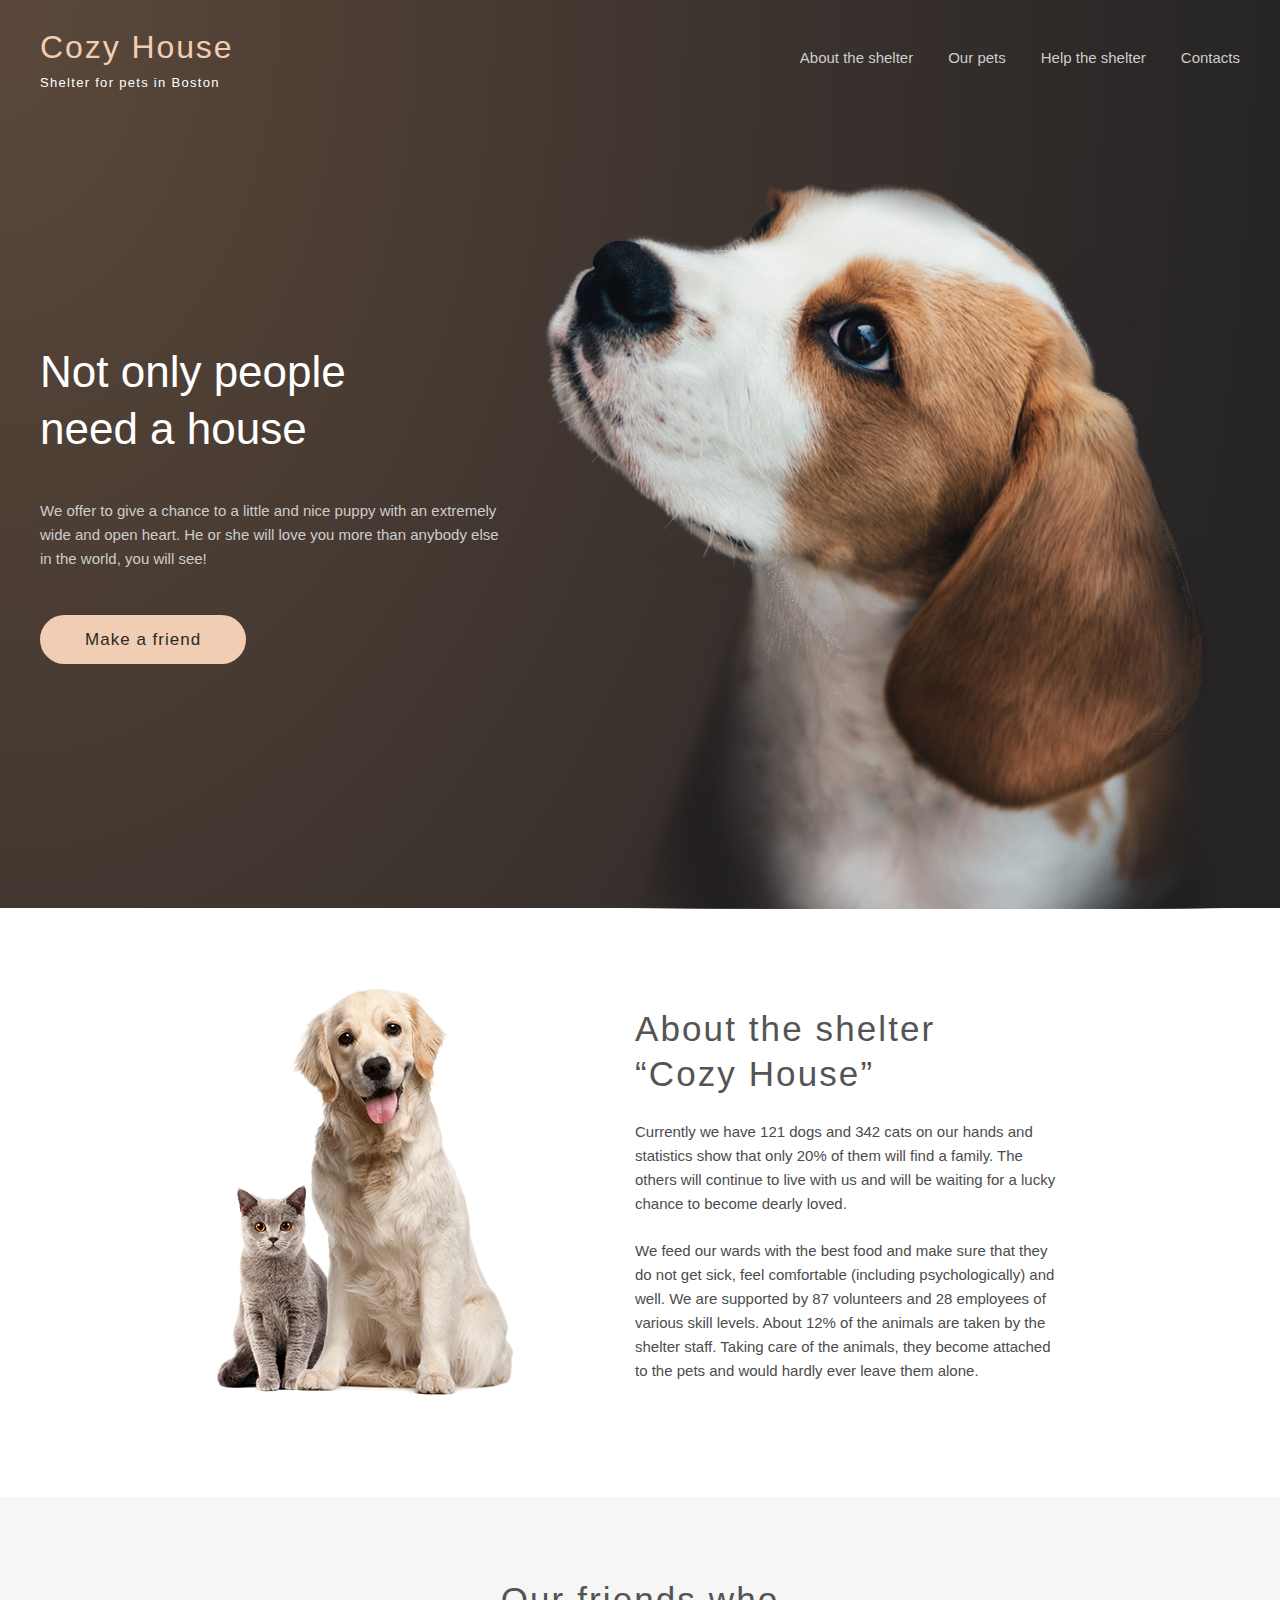
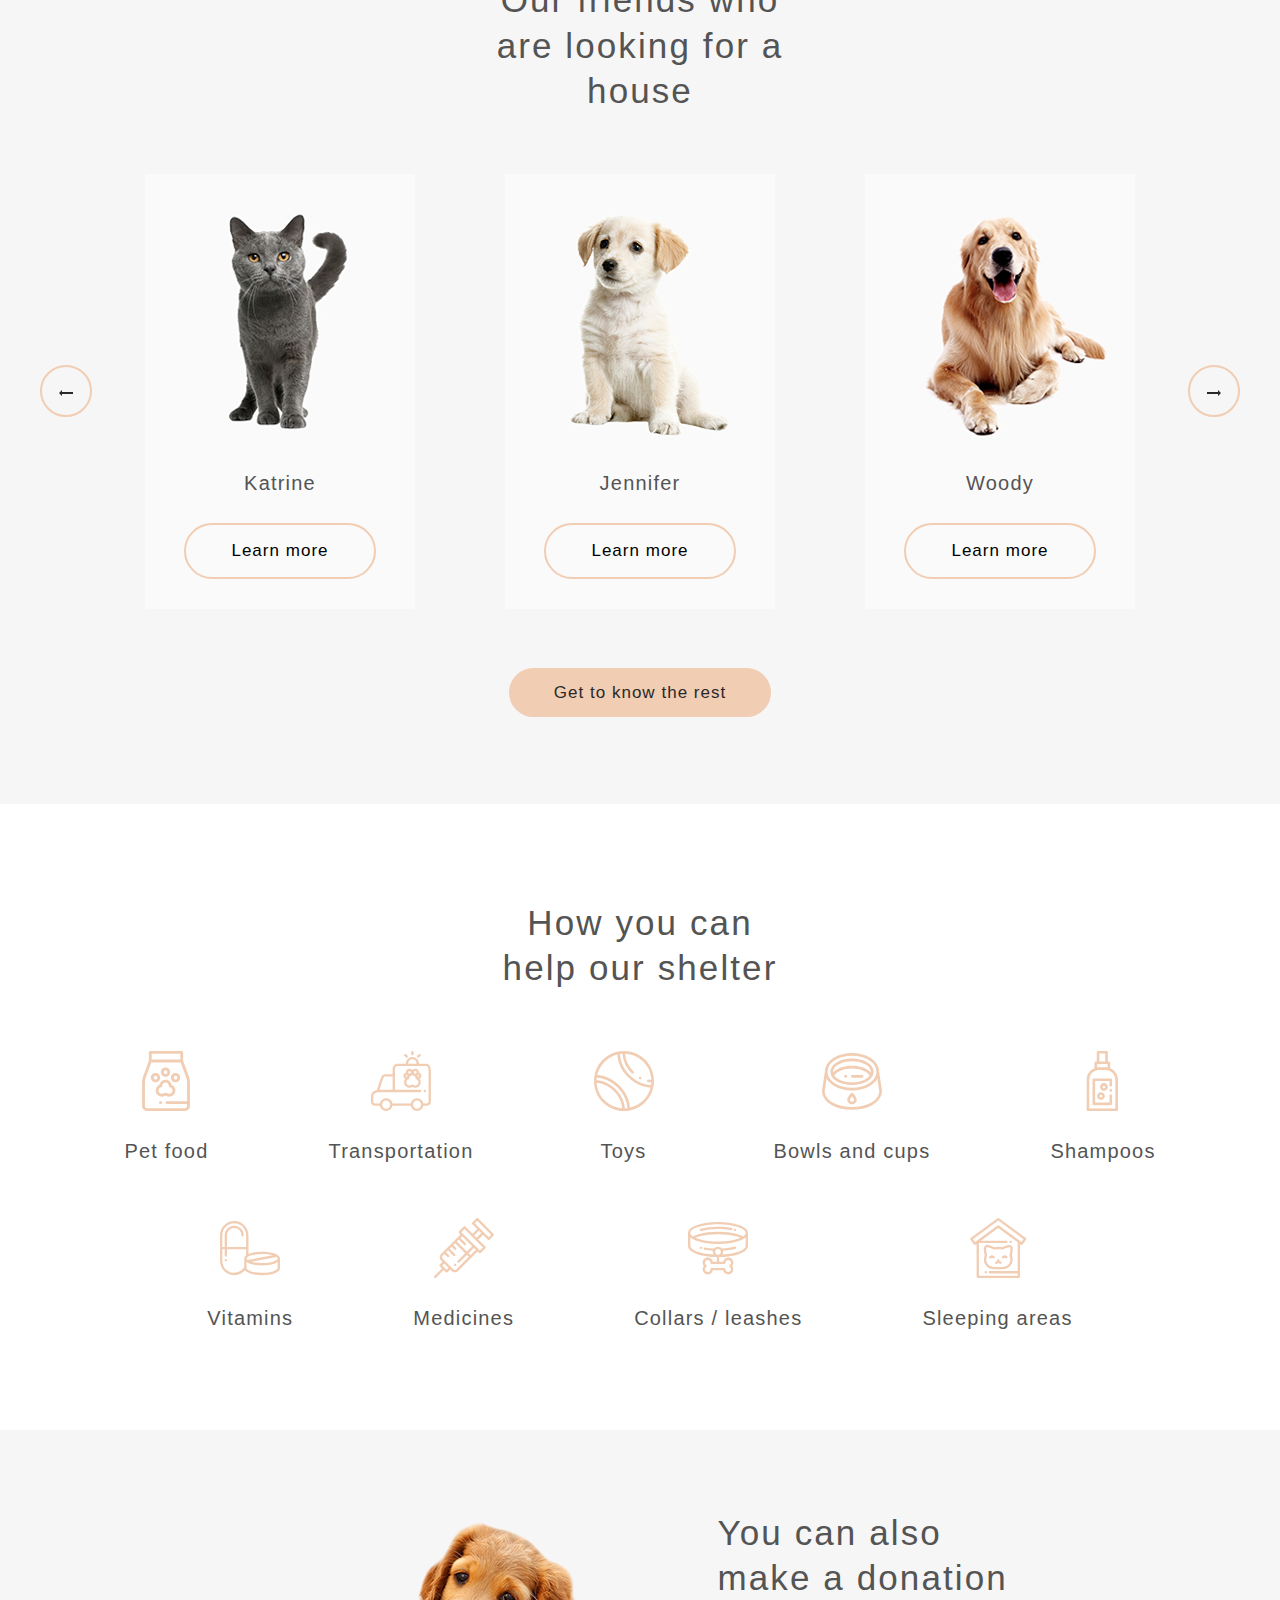
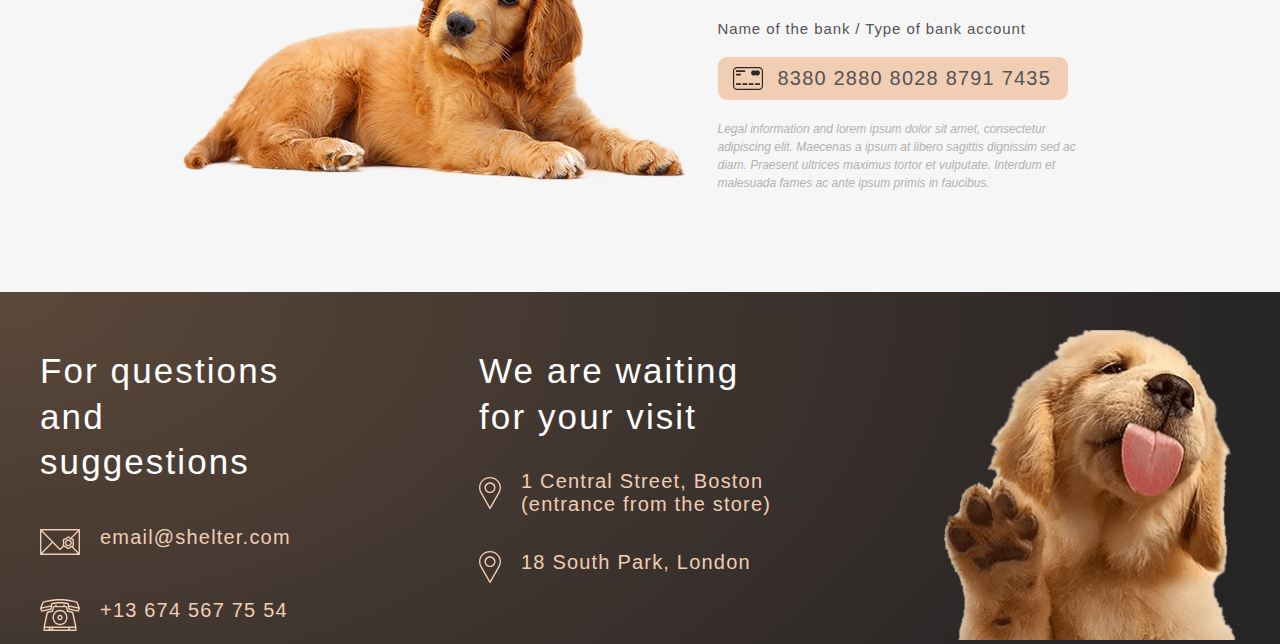
<file: shelter/index.html>
<!DOCTYPE html>
<html lang="en">
<head>
    <meta charset="UTF-8">
    <meta name="viewport" content="width=device-width, initial-scale=1">
    <meta http-equiv="X-UA-Compatible" content="ie=edge">
    <link type="image/png" sizes="32x32" rel="icon" href="img/favicon.svg">
    <link rel="stylesheet" href="styles/style.css">
    <title>Shelter</title>
</head>
<body>
<div class="wrapper">
    <div class="home">
        <header>
            <div class="header">
                <div class="logo"><a class="btnLink" href="#">
                    <p class="titleLogo">Cozy House</p>
                    <p class="subtitleLogo">Shelter for pets in Boston</p>
                </a>
                </div>
                <nav>
                    <ul class="navLinks">
                        <li class="menu"><a id="homeLink" href="#">About the shelter</a></li>
                        <li class="menu"><a id="aboutLink" href="ourPets.html">Our pets</a></li>
                        <li class="menu"><a id="serviceLink" href="#help">Help the shelter</a></li>
                        <li class="menu"><a id="contactsLink" href="#footer">Contacts</a></li>
                    </ul>
                </nav>
            </div>
        </header>
        <section id="notOnly" class="notOnly">
            <div class="outOnlyBlock">
                <h1 class="title">Not only people need a house</h1>
                <p class="textOutOnly">We offer to give a chance to a little and nice puppy with an extremely wide and
                    open heart. He or she will love you more than anybody else in the world, you will see!</p>
                <a class="btnLink button btnPink" href="#ourFriends">Make a friend</a>
            </div>
            <div class="puppyBlock">
                <img class="img" src="img/puppy.png" alt="Puppy">
            </div>
        </section>
    </div>
    <section id="about" class="about">
        <div class="imgAbout">
            <img class="img" src="img/about-pets.png" alt="Puppy">
        </div>
        <div class="contentAbout">
            <h2 class="titleAbout">About the shelter “Cozy House”</h2>
            <p class="textAbout textGap">Currently we have 121 dogs and 342 cats on our hands and statistics show that
                only 20% of them will find a family. The others will continue to live with us and will be waiting for a
                lucky chance to become dearly loved.</p>
            <p class="textAbout">We feed our wards with the best food and make sure that they do not get sick, feel
                comfortable (including psychologically) and well. We are supported by 87 volunteers and 28 employees of
                various skill levels. About 12% of the animals are taken by the shelter staff. Taking care of the
                animals, they become attached to the pets and would hardly ever leave them alone.</p>
        </div>
    </section>
    <div class="wrapperGrey">
        <section id="ourFriends" class="ourFriends">
            <h2 class="titleOur">Our friends who
                <br> are looking for a house</h2>
            <div class="slider">
                <button class="arrowPrev arrow"><img src="img/ArrowPrew.svg" alt="arrow"></button>
                <div class="blockCard">
                    <div class="card">
                        <div class="cardImg">
                            <img class="img" src="img/1Card.svg" alt="Puppy">
                        </div>
                        <h2 class="namePet">Katrine</h2>
                        <button class="btnNoBg  btn">Learn more</button>
                    </div>
                    <div class="card">
                        <div class="cardImg">
                            <img class="img" src="img/2Card.svg" alt="Puppy">
                        </div>
                        <h2 class="namePet">Jennifer</h2>
                        <button class="btnNoBg  btn">Learn more</button>
                    </div>
                    <div class="card">
                        <div class="cardImg">
                            <img class="img" src="img/3Card.svg" alt="Puppy">
                        </div>
                        <h2 class="namePet">Woody</h2>
                        <button class="btnNoBg  btn">Learn more</button>
                    </div>
                </div>
                <button class="arrowNext arrow"><img src="img/ArrowNext.svg" alt="arrow"></button>
            </div>
            <a class="btnLink button btnPink btn" href="ourPets.html">Get to know the rest</a>
        </section>
    </div>
    <section id="help" class="help">
        <h2 class="titleHelp">How you can help
            our shelter</h2>
        <div class="blockHelp">
            <div class="helpCard">
                <img src="img/iconHelp/1.svg" alt="help">
                <h4 class="helpText">Pet food</h4>
            </div>
            <div class="helpCard">
                <img src="img/iconHelp/2.svg" alt="help">
                <h4 class="helpText">Transportation</h4>
            </div>
            <div class="helpCard">
                <img src="img/iconHelp/3.svg" alt="help">
                <h4 class="helpText">Toys</h4>
            </div>
            <div class="helpCard">
                <img src="img/iconHelp/4.svg" alt="help">
                <h4 class="helpText">Bowls and cups</h4>
            </div>
            <div class="helpCard">
                <img src="img/iconHelp/5.svg" alt="help">
                <h4 class="helpText">Shampoos</h4>
            </div>
            <div class="helpCard">
                <img src="img/iconHelp/6.svg" alt="help">
                <h4 class="helpText">Vitamins</h4>
            </div>
            <div class="helpCard">
                <img src="img/iconHelp/7.svg" alt="help">
                <h4 class="helpText">Medicines</h4>
            </div>
            <div class="helpCard">
                <img src="img/iconHelp/8.svg" alt="help">
                <h4 class="helpText">Collars / leashes</h4>
            </div>
            <div class="helpCard">
                <img src="img/iconHelp/9.svg" alt="help">
                <h4 class="helpText">Sleeping areas</h4>
            </div>
        </div>
    </section>
    <div class="wrapperGrey">
        <section id="inAddition" class="inAddition">
            <div>
                <div class="imgDonat">
                    <img class="img" src="img/donation-dog.svg" alt="Puppy">
                </div>
            </div>
            <div class="contentDonat">
                <h2 class="titleDonat">You can also make a donation</h2>
                <p class="nameBank">Name of the bank / Type of bank account</p>
                <a class="btnLinkCard telBtn" href="#"> <img src="img/credit-card.svg" alt="card">8380 2880 8028 8791
                    7435</a>
                <p class="textDonat">Legal information and lorem ipsum dolor sit amet, consectetur adipiscing elit.
                    Maecenas a ipsum at
                    libero sagittis dignissim sed ac diam. Praesent ultrices maximus tortor et vulputate. Interdum et
                    malesuada fames ac ante ipsum primis in faucibus.</p>
            </div>
        </section>
    </div>
    <div class="wrapperFooter">
        <footer id="footer">
            <div class="location">
                <h2 class="titleFooter">For questions and suggestions</h2>
                <div class="contactFooter cont">
                    <img src="img/icon-email.svg" alt="email">
                    <a class="link" href="http://mail.yandex.ru">
                        email@shelter.com</a>
                </div>
                <div class="contactFooter">
                    <img src="img/icon-phone.svg" alt="phone">
                    <a class="link" href="tel:12345678">+13 674 567 75 54</a>
                </div>
            </div>
            <div class="location">
                <h2 class="titleFooter">We are waiting for your visit</h2>
                <div class="contactFooter loc">
                    <img src="img/icon-marker.svg" alt="home">
                    <a class="link" href="http://maps.google.com/maps?...">1 Central Street, Boston (entrance from the
                        store)</a>
                </div>
                <div class="contactFooter">
                    <img src="img/icon-marker.svg" alt="home">
                    <a class="link" href="http://maps.google.com/maps?...">18 South Park, London</a>
                </div>
            </div>
            <div class="imgFooter">
                <img class="img" src="img/footer-puppy.svg" alt="Puppy">
            </div>
        </footer>
    </div>
</div>
</body>
</html>
</file>
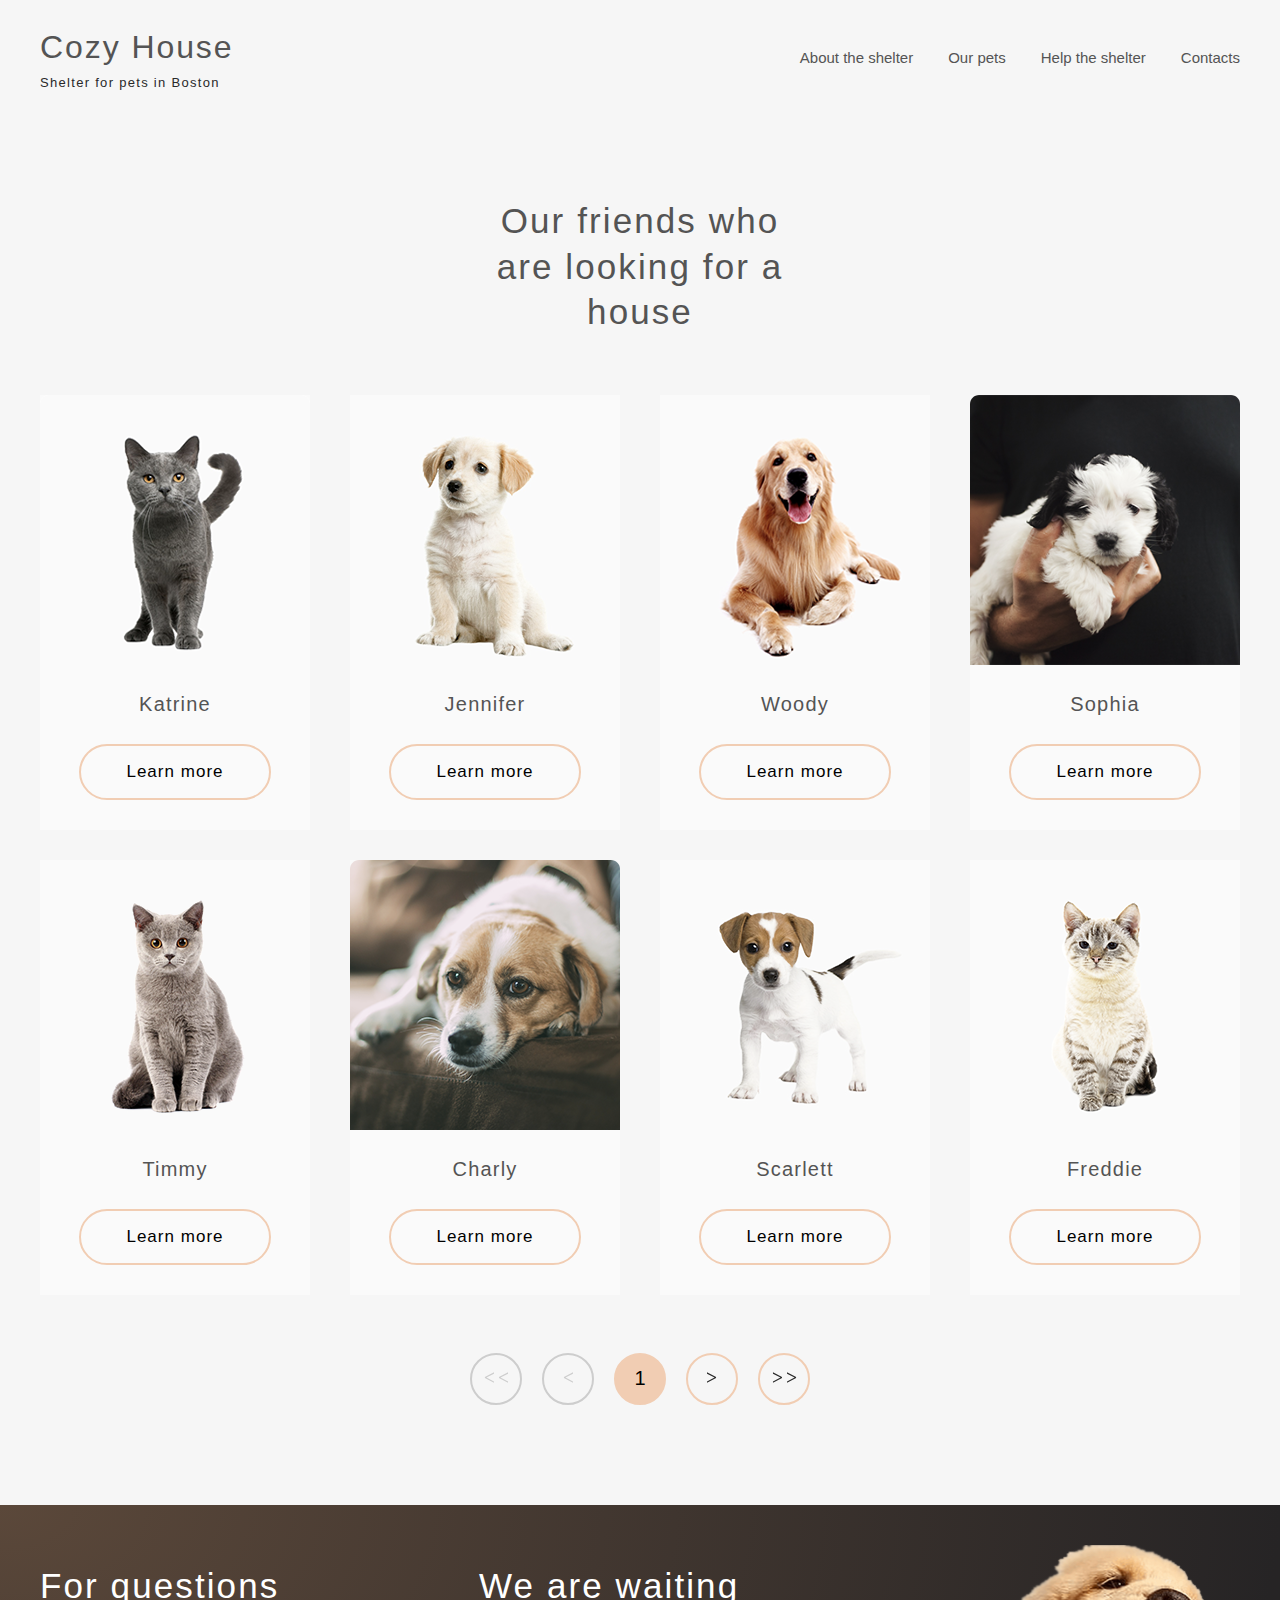
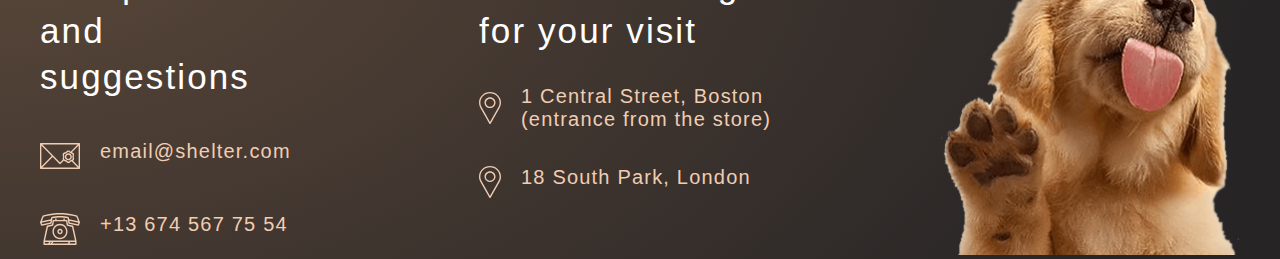
<file: shelter/ourPets.html>
<!DOCTYPE html>
<html lang="en">
<head>
    <meta charset="UTF-8">
    <meta name="viewport" content="width=device-width, initial-scale=1">
    <meta http-equiv="X-UA-Compatible" content="ie=edge">
    <link type="image/png" sizes="32x32" rel="icon" href="img/favicon.svg">
    <link rel="stylesheet" href="styles/ourPets.css">
    <title>Our Pets</title>
</head>
<body>
<div class="wrapper">
    <div class="wrapperGrey">
        <header>
            <div class="header">
                <div class="logo"><a  class="btnLink" href="index.html">
                    <p class="titleLogo">Cozy House</p>
                    <p class="subtitleLogo">Shelter for pets in Boston</p>
                </a>
                </div>
                <nav>
                    <ul class="navLinks">
                        <li class="menu"><a id="homeLink" href="index.html">About the shelter</a></li>
                        <li class="menu"><a id="aboutLink" href="ourPets.html">Our pets</a></li>
                        <li class="menu"><a id="serviceLink" href="index.html">Help the shelter</a></li>
                        <li class="menu"><a id="contactsLink" href="#footer">Contacts</a></li>
                    </ul>
                </nav>
            </div>
        </header>
        <section id="ourFriends" class="ourFriends">
            <h1 class="titleOur">Our friends who
                <br> are looking for a house</h1>
            <div class="slider">
                <div class="blockCard">
                    <div class="card">
                        <div class="cardImg">
                            <img class="img" src="img/cardPet/1.svg" alt="Puppy">
                        </div>
                        <h2 class="namePet">Katrine</h2>
                        <button class="btnNoBg  btn">Learn more</button>
                    </div>
                    <div class="card">
                        <div class="cardImg">
                            <img class="img" src="img/cardPet/2.svg" alt="Puppy">
                        </div>
                        <h2 class="namePet">Jennifer</h2>
                        <button class="btnNoBg  btn">Learn more</button>
                    </div>
                    <div class="card">
                        <div class="cardImg">
                            <img class="img" src="img/cardPet/3.svg" alt="Puppy">
                        </div>
                        <h2 class="namePet">Woody</h2>
                        <button class="btnNoBg  btn">Learn more</button>
                    </div>
                    <div class="card">
                        <div class="cardImg">
                            <img class="img" src="img/cardPet/4.svg" alt="Puppy">
                        </div>
                        <h2 class="namePet">Sophia</h2>
                        <button class="btnNoBg  btn">Learn more</button>
                    </div>
                    <div class="card">
                        <div class="cardImg">
                            <img class="img" src="img/cardPet/5.svg" alt="Puppy">
                        </div>
                        <h2 class="namePet">Timmy</h2>
                        <button class="btnNoBg  btn">Learn more</button>
                    </div>
                    <div class="card">
                        <div class="cardImg">
                            <img class="img" src="img/cardPet/6.svg" alt="Puppy">
                        </div>
                        <h2 class="namePet">Charly</h2>
                        <button class="btnNoBg  btn">Learn more</button>
                    </div>
                    <div class="card">
                        <div class="cardImg">
                            <img class="img" src="img/cardPet/7.svg" alt="Puppy">
                        </div>
                        <h2 class="namePet">Scarlett</h2>
                        <button class="btnNoBg  btn">Learn more</button>
                    </div>
                    <div class="card">
                        <div class="cardImg">
                            <img class="img" src="img/cardPet/8.svg" alt="Puppy">
                        </div>
                        <h2 class="namePet">Freddie</h2>
                        <button class="btnNoBg  btn">Learn more</button>
                    </div>
                </div>
                <div class="blockPagination">
                    <button class="btnPag prev2"><img src="img/cardPet/prev2.svg" alt="arr"></button>
                    <button class="btnPag prev1"><img src="img/cardPet/prev1.svg" alt="arr"></button>
                    <button class="btnPag btnNum">1</button>
                    <button class="btnPag next1"><img src="img/cardPet/next1.svg" alt="arr"></button>
                    <button class="btnPag next2"><img src="img/cardPet/next2.svg" alt="arr"></button>
                </div>
            </div>
        </section>
    </div>
    <div class="wrapperFooter">
        <footer id="footer">
            <div class="location">
                <h2 class="titleFooter">For questions and suggestions</h2>
                <div class="contactFooter cont">
                    <img src="img/icon-email.svg" alt="email">
                    <a class="link" href="http://mail.yandex.ru">
                        email@shelter.com</a>
                </div>
                <div class="contactFooter">
                    <img src="img/icon-phone.svg" alt="phone">
                    <a class="link" href="tel:12345678">+13 674 567 75 54</a>
                </div>
            </div>
            <div class="location">
                <h2 class="titleFooter">We are waiting for your visit</h2>
                <div class="contactFooter loc">
                    <img src="img/icon-marker.svg" alt="home">
                    <a class="link" href="http://maps.google.com/maps?...">1 Central Street, Boston (entrance from the store)</a>
                </div>
                <div class="contactFooter">
                    <img src="img/icon-marker.svg" alt="home">
                    <a class="link" href="http://maps.google.com/maps?...">18 South Park, London</a>
                </div>
            </div>
            <div class="imgFooter">
                <img class="img" src="img/footer-puppy.svg" alt="Puppy">
            </div>
        </footer>
    </div>
</div>
</body>
</html>
</file>
<file: shelter/styles/style.css>
* {
    margin: 0;
    padding: 0;
    box-sizing: border-box;
}
html {
    scroll-behavior: smooth;
}

.home, .wrapperFooter {
    background: radial-gradient(100% 215.42% at 0% 0%, #5B483A 0%, #262425 100%), #211F20;
}

header, .notOnly, .about, .help, .ourFriends, .inAddition, footer {
    max-width: 1280px;
    margin: 0 auto;
    padding: 0 40px;
}

.notOnly, .ourFriends, .help, .inAddition {
    padding: 80px 0 100px;
}

.btnPink {
    padding: 15px 45px;
    background: #F1CDB3;
    border-radius: 100px;
    font-family: 'Georgia', sans-serif;
    font-style: normal;
    font-weight: 400;
    font-size: 17px;
    line-height: 130%;
    letter-spacing: 0.06em;
    border: none;
    cursor: pointer;
}

.btnPink:hover {
    background: #FDDCC4;
    transition: 0.5s;
    transform: scale(1.1, 1.1);
}

.img {
    width: 100%;
    height: auto;
}

.wrapperGrey {
    background: #F6F6F6;
}

/*-----------------HEADER-------------------------*/
.header {
    display: flex;
    justify-content: space-between;
    padding: 30px 0 28px;
}

.titleLogo {
    font-family: 'Georgia', sans-serif;
    font-style: normal;
    font-weight: 400;
    font-size: 32px;
    line-height: 110%;
    color: #F1CDB3;
    padding-bottom: 10px;
    letter-spacing: 0.06em;
}

.subtitleLogo {
    font-family: 'Arial', sans-serif;
    font-style: normal;
    font-weight: 400;
    font-size: 13px;
    line-height: 15px;
    color: #FFFFFF;
    letter-spacing: 0.1em;
}

.navLinks {
    display: flex;
    justify-content: space-between;
    gap: 35px;
    padding-top: 16px;
}

.menu {
    list-style-type: none;
}

.menu a {
    font-family: 'Arial', sans-serif;
    font-style: normal;
    font-weight: 400;
    font-size: 15px;
    line-height: 160%;
    color: #CDCDCD;
    text-decoration: none;
    padding-bottom: 3px;
    cursor: pointer;
}

.menu a:active {
    color: #FAFAFA;
    border-bottom: 3px solid #F1CDB3;
    transition: 0.3s;
}

.menu a:hover {
    color: #FAFAFA;
    transition: 0.3s;
}
/*-----------------notOnly-----------------------*/
.notOnly {
    display: flex;
    justify-content: space-between;
    align-items: center;
    padding: 0 40px;
}

.outOnlyBlock {
    max-width: 460px;
    padding-bottom: 32px;
}

.title {
    font-family: 'Georgia', sans-serif;
    font-style: normal;
    font-weight: 400;
    font-size: 44px;
    line-height: 130%;
    color: #FFFFFF;
    max-width: 310px;
}

.textOutOnly {
    font-family: 'Arial', sans-serif;
    font-style: normal;
    font-weight: 400;
    font-size: 15px;
    line-height: 160%;
    color: #CDCDCD;
    margin: 42px 0 58px;
}

.puppyBlock {
    max-width: 698px;
    padding-top: 63px;
    margin-bottom: -5px;
}
.button:hover {
    transition: 0.5s;
    transform: scale(1.1, 1.1);
}
/*--------------------ABOUT----------------------*/
.about {
    display: flex;
    justify-content: center;
    align-items: center;
    gap: 120px;
    padding: 80px 0 97px;
}

.imgAbout {
    max-width: 300px;
}

.contentAbout {
    max-width: 430px;
}

.titleAbout {
    max-width: 370px;
    font-family: 'Georgia', sans-serif;
    font-style: normal;
    font-weight: 400;
    font-size: 35px;
    line-height: 130%;
    letter-spacing: 0.06em;
    color: #545454;

}

.textAbout {
    font-family: 'Arial', sans-serif;
    font-style: normal;
    font-weight: 400;
    font-size: 15px;
    line-height: 160%;
    color: #4C4C4C;
}

.textGap {
    padding: 23px 0 23px;
}

/*---------------------ourFriends-----------------------*/
.ourFriends {
    text-align: center;
}

.titleOur {
    font-family: 'Georgia', sans-serif;
    font-style: normal;
    font-weight: 400;
    font-size: 35px;
    line-height: 130%;
    letter-spacing: 0.06em;
    max-width: 400px;
    color: #545454;
    margin: 0 auto;
}

.slider {
    display: flex;
    justify-content: space-between;
    align-items: center;
    padding: 60px 0 73px;
}

.arrow {
    border: 2px solid #F1CDB3;
    border-radius: 100px;
    width: 52px;
    height: 52px;
    background: transparent;
    margin: 0 40px;
    cursor: pointer;
}

.arrowPrev:hover {
    transition: 0.5s;
    transform: translateX(-10px);
    background: #FDDCC4;
    border: 2px solid #FDDCC4;
}

.arrowNext:hover {
    transition: 0.5s;
    transform: translateX(10px);
    background: #FDDCC4;
    border: 2px solid #FDDCC4;
}

.blockCard {
    display: flex;
    justify-content: space-between;
    gap: 90px;
}

.card {
    background: #FAFAFA;
    padding-bottom: 30px;
    cursor: pointer;
}

.namePet {
    font-family: 'Georgia', sans-serif;
    font-style: normal;
    font-weight: 400;
    font-size: 20px;
    line-height: 23px;
    letter-spacing: 0.06em;
    color: #545454;
    padding: 24px 0 28px;
}

.btnNoBg {
    padding: 15px 45px;
    background: transparent;
    border-radius: 100px;
    border: 2px solid #F1CDB3;
    cursor: pointer;
    font-family: 'Georgia', sans-serif;
    font-style: normal;
    font-weight: 400;
    font-size: 17px;
    line-height: 130%;
    letter-spacing: 0.06em;
}
.btnLink {
    font-family: 'Georgia', sans-serif;
    font-style: normal;
    font-weight: 400;
    font-size: 17px;
    line-height: 130%;
    letter-spacing: 0.06em;
    color: #292929;
    text-decoration: none;
}
.card:hover .btnNoBg {
    border: 2px solid #FDDCC4;
    background: #FDDCC4;
    transition: 0.5s;
    transform: scale(1.1, 1.1);
}

/*---------------------help---------------------*/
.titleHelp {
    font-family: 'Georgia', sans-serif;
    font-style: normal;
    font-weight: 400;
    font-size: 35px;
    line-height: 130%;
    text-align: center;
    letter-spacing: 0.06em;
    max-width: 310px;
    color: #545454;
    margin: 0 auto;
    padding: 16px 0 60px;
}

.blockHelp {
    display: flex;
    justify-content: center;
    flex-wrap: wrap;
    gap: 55px 120px;
    padding: 0 120px;
}

.helpCard {
    text-align: center;
    cursor: pointer;
}

.helpText {
    font-family: 'Georgia', sans-serif;
    font-style: normal;
    font-weight: 400;
    font-size: 20px;
    line-height: 115%;
    text-align: center;
    letter-spacing: 0.06em;
    color: #545454;
    padding-top: 25px;
}

/*------------------inAddition---------------------------*/
.inAddition {
    display: flex;
    justify-content: center;
    align-items: center;
    gap: 30px;
}

.contentDonat {
    max-width: 380px;
}

.titleDonat {
    font-family: 'Georgia', sans-serif;
    font-style: normal;
    font-weight: 400;
    font-size: 35px;
    line-height: 130%;
    letter-spacing: 0.06em;
    max-width: 300px;
    color: #545454;
    padding-bottom: 20px;
}

.nameBank {
    font-family: 'Georgia', sans-serif;
    font-style: normal;
    font-weight: 400;
    font-size: 15px;
    line-height: 110%;
    letter-spacing: 0.06em;
    color: #545454;
}

.telBtn {
    margin: 20px 0;
    padding: 10px  0 10px 15px;
    display: flex;
    gap: 15px;
    background: #F1CDB3;
    border-radius: 9px;
    border: none;
    font-family: 'Georgia', sans-serif;
    font-style: normal;
    font-weight: 400;
    font-size: 20px;
    line-height: 115%;
    letter-spacing: 0.06em;
    color: #545454;
    cursor: pointer;
    max-width: 350px;
}
.telBtn:hover {
    transition: 0.5s;
    transform: scale(1.1, 1.1);
}

.btnLinkCard {
    text-decoration: none;
    color: #545454;

}

.imgDonat {
    max-width: 505px;
    padding: 5px 0 0 0;
}

.textDonat {
    font-family: 'Arial', sans-serif;
    font-style: italic;
    font-weight: 400;
    font-size: 12px;
    line-height: 18px;
    color: #B2B2B2;
}

/*------------------FOOTER---------------------------*/
footer {
    padding-top: 38px;
    display: flex;
    justify-content: space-between;
}

.imgFooter {
    max-width: 300px;
}

.titleFooter {
    font-family: 'Georgia', sans-serif;
    font-style: normal;
    font-weight: 400;
    font-size: 35px;
    line-height: 130%;
    letter-spacing: 0.06em;
    color: #FFFFFF;
    max-width: 280px;
}

.contactFooter {
    display: flex;
    gap: 20px;
    font-family: 'Georgia', sans-serif;
    font-style: normal;
    font-weight: 400;
    font-size: 20px;
    line-height: 115%;
    letter-spacing: 0.06em;
    color: #F1CDB3;
    cursor: pointer;
}

.cont {
    padding: 41px 0;
}

.loc {
    padding: 31px 0 35px;
}
.link {
    font-family: 'Georgia', sans-serif;
    font-style: normal;
    font-weight: 400;
    font-size: 20px;
    line-height: 115%;
    letter-spacing: 0.06em;
    color: #F1CDB3;
    text-decoration: none;
}
.location {
    max-width: 302px;
    padding-top: 18px;
}

/*-----------------------MEDIA---------------------*/
@media screen and (max-width: 1340px) {

}
</file>
<file: shelter/styles/ourPets.css>
* {
    margin: 0;
    padding: 0;
    box-sizing: border-box;
}
html {
    scroll-behavior: smooth;
}
.wrapperFooter {
    background: radial-gradient(100% 215.42% at 0% 0%, #5B483A 0%, #262425 100%), #211F20;
}

header, .ourFriends, footer {
    max-width: 1280px;
    margin: 0 auto;
    padding: 0 40px;
}

.ourFriends {
    padding: 80px 0 100px;
}

.wrapperGrey {
    background: #F6F6F6;
}

/*-----------------HEADER-------------------------*/
.header {
    display: flex;
    justify-content: space-between;
    padding: 30px 0 28px;
}

.titleLogo {
    font-family: 'Georgia', sans-serif;
    font-style: normal;
    font-weight: 400;
    font-size: 32px;
    line-height: 110%;
    color: #545454;
    padding-bottom: 10px;
    letter-spacing: 0.06em;
}

.subtitleLogo {
    font-family: 'Arial', sans-serif;
    font-style: normal;
    font-weight: 400;
    font-size: 13px;
    line-height: 15px;
    color: #292929;
    letter-spacing: 0.1em;
}
.btnLink {
    font-family: 'Georgia', sans-serif;
    font-style: normal;
    font-weight: 400;
    font-size: 17px;
    line-height: 130%;
    letter-spacing: 0.06em;
    color: #292929;
    text-decoration: none;
}
.navLinks {
    display: flex;
    justify-content: space-between;
    gap: 35px;
    padding-top: 16px;
}

.menu {
    list-style-type: none;
}

.menu a {
    font-family: 'Arial', sans-serif;
    font-style: normal;
    font-weight: 400;
    font-size: 15px;
    line-height: 160%;
    color: #545454;
    text-decoration: none;
    padding-bottom: 3px;
    cursor: pointer;
}

.menu a:active {
    color: #545454;
    border-bottom: 3px solid #F1CDB3;
    transition: 0.3s;
}

.menu a:hover {
    color: #292929;
    transition: 0.3s;
}

/*---------------------ourFriends-----------------------*/
.ourFriends {
    text-align: center;
}

.titleOur {
    font-family: 'Georgia', sans-serif;
    font-style: normal;
    font-weight: 400;
    font-size: 35px;
    line-height: 130%;
    letter-spacing: 0.06em;
    max-width: 400px;
    color: #545454;
    margin: 0 auto;
}

.slider {

}
.blockCard {
    display: flex;
    justify-content: center;
    flex-wrap: wrap;
    gap: 30px 40px;
    padding: 60px 0 58px;
}

.card {
    background: #FAFAFA;
    padding-bottom: 30px;
    cursor: pointer;
}

.namePet {
    font-family: 'Georgia', sans-serif;
    font-style: normal;
    font-weight: 400;
    font-size: 20px;
    line-height: 23px;
    letter-spacing: 0.06em;
    color: #545454;
    padding: 24px 0 28px;
}

.btnNoBg {
    padding: 15px 45px;
    background: transparent;
    border-radius: 100px;
    font-family: 'Georgia', sans-serif;
    font-style: normal;
    font-weight: 400;
    font-size: 17px;
    line-height: 130%;
    letter-spacing: 0.06em;
    border: 2px solid #F1CDB3;
    cursor: pointer;
}

.card:hover .btnNoBg {
    border: 2px solid #FDDCC4;
    background: #FDDCC4;
    transition: 0.5s;
    transform: scale(1.1, 1.1);
}
.blockPagination {
    display: flex;
    justify-content: center;
    gap: 20px;
}
.btnPag {
    width: 52px;
    height: 52px;
    border-radius: 100px;
    cursor: pointer;
}
.btnPag:hover {
    transition: 0.5s;
    transform: scale(1.1, 1.1);
}
.prev2, .prev1 {
    border: 2px solid #CDCDCD;
    background: transparent;
}
.btnNum {
    background: #F1CDB3;
    border: 2px solid #F1CDB3;
    font-family: 'Georgia', sans-serif;
    font-style: normal;
    font-weight: 400;
    font-size: 20px;
    line-height: 115%;
}
.next2, .next1 {
    border: 2px solid #F1CDB3;
    background: transparent;
}
/*------------------FOOTER---------------------------*/
footer {
    padding-top: 40px;
    display: flex;
    justify-content: space-between;
}

.imgFooter {
    max-width: 300px;
}

.titleFooter {
    font-family: 'Georgia', sans-serif;
    font-style: normal;
    font-weight: 400;
    font-size: 35px;
    line-height: 130%;
    letter-spacing: 0.06em;
    color: #FFFFFF;
    max-width: 280px;
}

.contactFooter {
    display: flex;
    gap: 20px;
    font-family: 'Georgia', sans-serif;
    font-style: normal;
    font-weight: 400;
    font-size: 20px;
    line-height: 115%;
    letter-spacing: 0.06em;
    color: #F1CDB3;
    cursor: pointer;
}

.cont {
    padding: 41px 0;
}

.loc {
    padding: 31px 0 35px;
}

.link {
    font-family: 'Georgia', sans-serif;
    font-style: normal;
    font-weight: 400;
    font-size: 20px;
    line-height: 115%;
    letter-spacing: 0.06em;
    color: #F1CDB3;
    text-decoration: none;
}
.location {
    max-width: 302px;
    padding-top: 18px;
}

/*-----------------------MEDIA---------------------*/
@media screen and (max-width: 1340px) {

}
</file>
